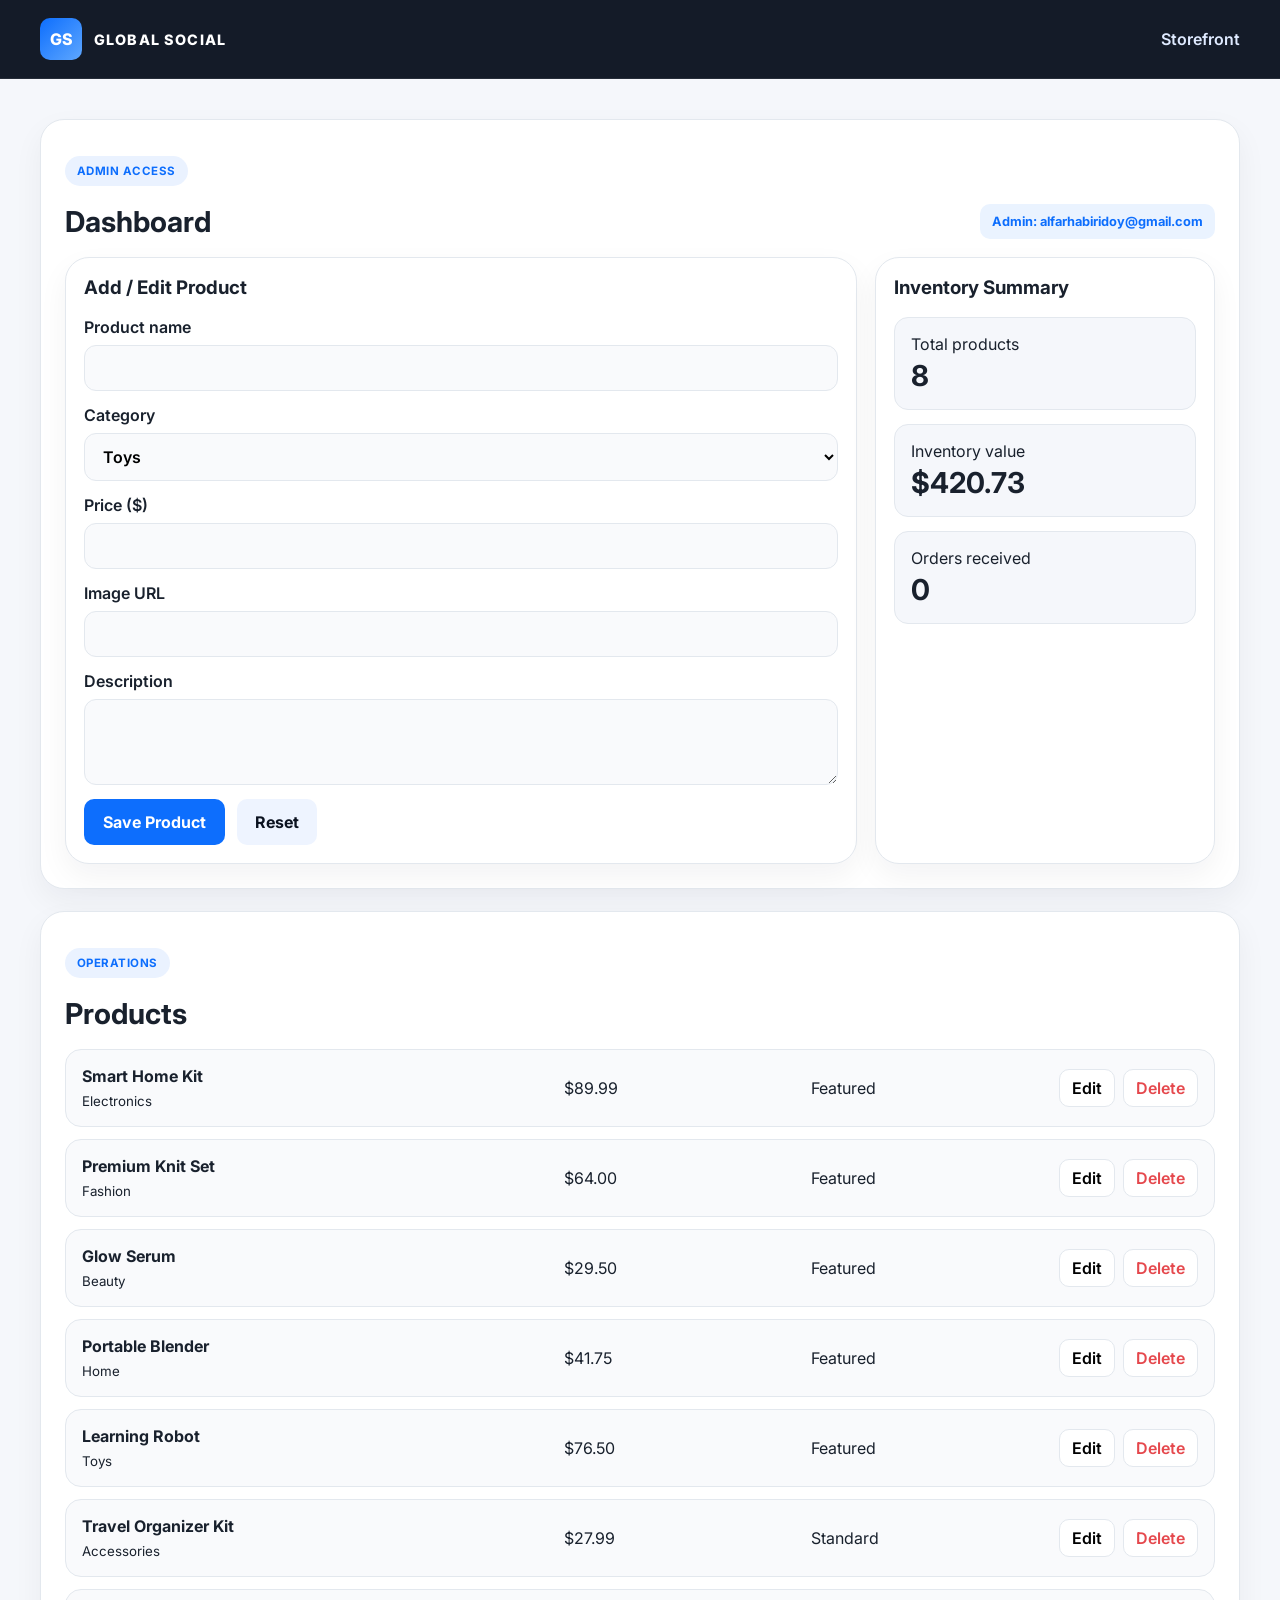
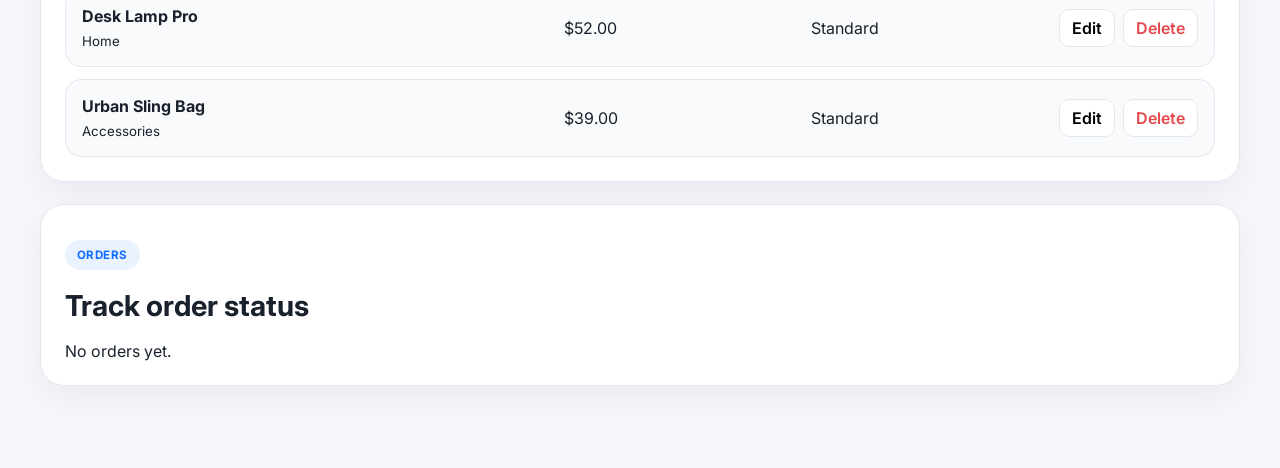
<file: admin.html>
<!DOCTYPE html>
<html lang="en">
  <head>
    <meta charset="UTF-8" />
    <meta name="viewport" content="width=device-width, initial-scale=1.0" />
    <title>GLOBAL SOCIAL | Admin Dashboard</title>
    <link rel="preconnect" href="https://fonts.googleapis.com" />
    <link rel="preconnect" href="https://fonts.gstatic.com" crossorigin />
    <link
      href="https://fonts.googleapis.com/css2?family=Inter:wght@400;500;600;700;800&display=swap"
      rel="stylesheet"
    />
    <link rel="stylesheet" href="styles.css" />
  </head>
  <body class="admin-page">
    <header class="topbar admin-topbar">
      <div class="container nav-wrap">
        <div class="brand-wrap">
          <div class="brand-mark">GS</div>
          <div>
            <p class="brand-name">GLOBAL SOCIAL</p>
          </div>
        </div>
        <div class="nav-actions">
          <a href="index.html" class="link-btn">Storefront</a>
        </div>
      </div>
    </header>

    <main class="admin-shell container">
      <section class="admin-card">
        <div class="section-heading compact">
          <div>
            <p class="section-tag">Admin Access</p>
            <h2>Dashboard</h2>
          </div>
          <div class="admin-badge">Admin: alfarhabiridoy@gmail.com</div>
        </div>

        <div class="admin-grid">
          <div class="panel">
            <h3>Add / Edit Product</h3>
            <form id="productForm" class="product-form">
              <input type="hidden" id="productId" />
              <label>
                Product name
                <input type="text" id="productName" required />
              </label>
              <label>
                Category
                <select id="productCategory" required>
                  <option value="Toys">Toys</option>
                  <option value="Electronics">Electronics</option>
                  <option value="Fashion">Fashion</option>
                  <option value="Home">Home</option>
                  <option value="Beauty">Beauty</option>
                  <option value="Accessories">Accessories</option>
                </select>
              </label>
              <label>
                Price ($)
                <input type="number" id="productPrice" min="1" step="0.01" required />
              </label>
              <label>
                Image URL
                <input type="url" id="productImage" required />
              </label>
              <label>
                Description
                <textarea id="productDescription" rows="3" required></textarea>
              </label>
              <div class="form-actions">
                <button type="submit" class="primary-btn">Save Product</button>
                <button type="button" id="resetProductForm" class="secondary-btn">Reset</button>
              </div>
            </form>
          </div>

          <div class="panel">
            <h3>Inventory Summary</h3>
            <div id="inventoryStats" class="stats-box"></div>
          </div>
        </div>
      </section>

      <section class="admin-card">
        <div class="section-heading compact">
          <div>
            <p class="section-tag">Operations</p>
            <h2>Products</h2>
          </div>
        </div>
        <div id="adminProductList" class="admin-product-list"></div>
      </section>

      <section class="admin-card">
        <div class="section-heading compact">
          <div>
            <p class="section-tag">Orders</p>
            <h2>Track order status</h2>
          </div>
        </div>
        <div id="adminOrders" class="admin-orders"></div>
      </section>
    </main>

    <script src="script.js"></script>
  </body>
</html>
</file>
<file: styles.css>
:root {
  --primary: #0d6efd;
  --primary-dark: #0a4db4;
  --secondary: #f4f7fb;
  --accent: #14b8a6;
  --dark: #0b1220;
  --text: #19212d;
  --muted: #667085;
  --line: #e3e8ee;
  --card: #ffffff;
  --success: #2bb673;
  --warning: #ff9f1c;
  --danger: #e5484d;
  --shadow: 0 14px 35px rgba(41, 55, 86, 0.12);
}

* {
  box-sizing: border-box;
}

html {
  scroll-behavior: smooth;
}

body {
  margin: 0;
  font-family: 'Inter', sans-serif;
  background: #f5f7fb;
  color: var(--text);
}

a {
  color: inherit;
  text-decoration: none;
}

button,
input,
select,
textarea {
  font: inherit;
}

img {
  max-width: 100%;
  display: block;
}

.container {
  width: min(1200px, calc(100% - 32px));
  margin: 0 auto;
}

.topbar {
  position: sticky;
  top: 0;
  z-index: 90;
  background: rgba(11, 18, 32, 0.96);
  backdrop-filter: blur(10px);
  border-bottom: 1px solid rgba(255, 255, 255, 0.08);
}

.nav-wrap {
  display: flex;
  align-items: center;
  justify-content: space-between;
  min-height: 78px;
  gap: 20px;
}

.brand-wrap {
  display: flex;
  align-items: center;
  gap: 12px;
}

.brand-mark {
  width: 42px;
  height: 42px;
  display: grid;
  place-items: center;
  border-radius: 10px;
  background: linear-gradient(135deg, var(--primary), #5ea7ff);
  color: #fff;
  font-weight: 800;
}

.brand-name {
  margin: 0;
  font-weight: 800;
  letter-spacing: 0.08em;
  color: #fff;
  font-size: 0.9rem;
}

.main-nav {
  display: flex;
  align-items: center;
  gap: 22px;
  color: rgba(255, 255, 255, 0.8);
  font-size: 0.95rem;
}

.main-nav a:hover,
.link-btn:hover {
  color: #fff;
}

.nav-actions {
  display: flex;
  align-items: center;
  gap: 12px;
}

.link-btn,
.cart-btn,
.primary-btn,
.secondary-btn,
.filter-btn,
.close-btn {
  border: none;
  border-radius: 10px;
  cursor: pointer;
  transition: 0.2s ease;
}

.link-btn {
  color: #dfeaff;
  font-weight: 600;
}

.cart-btn,
.primary-btn,
.filter-btn.active {
  background: var(--primary);
  color: #fff;
  padding: 12px 18px;
  font-weight: 700;
}

.cart-btn {
  display: inline-flex;
  align-items: center;
  gap: 10px;
}

.cart-btn span {
  display: inline-grid;
  place-items: center;
  min-width: 25px;
  height: 25px;
  background: rgba(255, 255, 255, 0.2);
  border-radius: 50%;
  font-size: 0.75rem;
}

.primary-btn {
  display: inline-flex;
  justify-content: center;
  align-items: center;
  border: 1px solid transparent;
}

.primary-btn:hover,
.cart-btn:hover {
  background: var(--primary-dark);
}

.secondary-btn {
  background: #eef4ff;
  color: var(--dark);
  padding: 12px 18px;
  font-weight: 700;
}

.secondary-btn:hover {
  background: #e1ebff;
}

.hero {
  padding: 70px 0 40px;
  background: radial-gradient(circle at top left, #eff5ff 0, #f5f7fb 30%, #eef3ff 100%);
}

.hero-content {
  display: grid;
  grid-template-columns: 1.1fr 0.9fr;
  gap: 48px;
  align-items: center;
}

.eyebrow,
.section-tag {
  display: inline-block;
  background: #eaf2ff;
  color: var(--primary);
  font-weight: 700;
  letter-spacing: 0.04em;
  text-transform: uppercase;
  font-size: 0.72rem;
  padding: 8px 12px;
  border-radius: 999px;
  margin-bottom: 18px;
}

.hero-copy h1 {
  margin: 0;
  font-size: clamp(2.2rem, 5vw, 4.1rem);
  line-height: 1.05;
  letter-spacing: -0.06em;
}

.hero-copy p {
  color: var(--muted);
  font-size: 1.04rem;
  line-height: 1.7;
  max-width: 620px;
  margin: 18px 0 26px;
}

.hero-actions {
  display: flex;
  align-items: center;
  gap: 14px;
  flex-wrap: wrap;
}

.trust-list {
  list-style: none;
  padding: 0;
  display: flex;
  gap: 28px;
  flex-wrap: wrap;
  margin: 26px 0 0;
  color: var(--dark);
}

.trust-list strong {
  color: var(--primary);
}

.hero-visual {
  position: relative;
  min-height: 420px;
  display: grid;
  place-items: center;
}

.feature-card {
  background: linear-gradient(145deg, #ffffff, #edf4ff);
  border-radius: 30px;
  padding: 28px;
  box-shadow: var(--shadow);
  border: 1px solid rgba(10, 77, 180, 0.06);
}

.feature-card-large {
  width: min(100%, 460px);
  min-height: 280px;
  display: flex;
  flex-direction: column;
  justify-content: center;
}

.feature-card span {
  color: var(--primary);
  font-weight: 700;
}

.feature-card h3 {
  margin: 10px 0 8px;
  font-size: clamp(1.6rem, 3vw, 2.5rem);
}

.feature-card p {
  margin: 0;
  color: var(--muted);
}

.mini-visual {
  display: flex;
  align-items: center;
  gap: 12px;
  margin-top: 28px;
}

.mini-box {
  width: 90px;
  height: 90px;
  border-radius: 20px;
}

.mini-box.blue {
  background: linear-gradient(135deg, #6ab5ff, #1f6fed);
}

.mini-box.orange {
  background: linear-gradient(135deg, #ffb266, #ff8f4b);
}

.mini-box.gold {
  background: linear-gradient(135deg, #f9e092, #f7ad2f);
}

.floating-badge {
  position: absolute;
  bottom: 20px;
  right: 28px;
  background: rgba(13, 110, 253, 0.96);
  color: #fff;
  font-weight: 700;
  padding: 12px 18px;
  border-radius: 999px;
  box-shadow: var(--shadow);
}

.section {
  padding: 42px 0 24px;
}

.section-heading {
  display: flex;
  justify-content: space-between;
  align-items: end;
  gap: 20px;
  margin-bottom: 24px;
}

.section-heading h2 {
  margin: 0;
  font-size: clamp(1.8rem, 2vw, 2.7rem);
}

.section-tag.light {
  background: rgba(255, 255, 255, 0.2);
  color: #fff;
}

.category-grid,
.product-grid {
  display: grid;
  grid-template-columns: repeat(auto-fit, minmax(220px, 1fr));
  gap: 20px;
}

.category-card {
  background: var(--card);
  border: 1px solid var(--line);
  border-radius: 22px;
  padding: 22px;
  box-shadow: 0 16px 32px rgba(39, 52, 73, 0.05);
}

.category-icon {
  width: 52px;
  height: 52px;
  border-radius: 14px;
  background: linear-gradient(135deg, #dfeeff, #cfe2ff);
  display: grid;
  place-items: center;
  font-size: 1.5rem;
}

.category-card h3 {
  margin: 18px 0 8px;
  font-size: 1.2rem;
}

.category-card p {
  margin: 0;
  color: var(--muted);
}

.promo-banner {
  display: flex;
  align-items: center;
  justify-content: space-between;
  gap: 18px;
  background: linear-gradient(135deg, #0b1220, #15356e);
  color: #fff;
  border-radius: 28px;
  padding: 26px 30px;
}

.promo-banner h3 {
  margin: 0;
  font-size: clamp(1.4rem, 2vw, 2.3rem);
}

.shop-header {
  display: flex;
  justify-content: space-between;
  align-items: center;
  gap: 18px;
  margin-bottom: 18px;
}

.filters {
  display: flex;
  flex-wrap: wrap;
  gap: 12px;
}

.filter-btn {
  background: #edf2f8;
  color: var(--text);
  padding: 10px 16px;
  font-weight: 700;
}

.filter-btn:hover {
  background: #e3ebf8;
}

.product-card {
  background: var(--card);
  border: 1px solid var(--line);
  border-radius: 22px;
  overflow: hidden;
  box-shadow: 0 16px 25px rgba(22, 29, 45, 0.05);
}

.product-card img {
  width: 100%;
  height: 210px;
  object-fit: cover;
}

.product-body {
  padding: 18px;
}

.product-meta,
.product-footer {
  display: flex;
  justify-content: space-between;
  align-items: center;
  gap: 12px;
}

.product-meta {
  margin-bottom: 12px;
}

.product-tag {
  background: #ebf8f3;
  color: var(--success);
  font-size: 0.72rem;
  padding: 6px 8px;
  border-radius: 999px;
  font-weight: 700;
}

.product-category {
  color: var(--muted);
  font-size: 0.82rem;
  text-transform: uppercase;
  letter-spacing: 0.06em;
}

.product-card h3 {
  margin: 0 0 10px;
  font-size: 1.2rem;
}

.product-card p {
  color: var(--muted);
  margin: 0 0 14px;
  line-height: 1.6;
  min-height: 48px;
}

.price {
  font-size: 1.5rem;
  font-weight: 800;
}

.product-footer {
  margin-top: 12px;
}

.add-to-cart {
  width: 100%;
  border: none;
  background: var(--dark);
  color: #fff;
  border-radius: 12px;
  padding: 12px 16px;
  font-weight: 700;
  cursor: pointer;
}

.add-to-cart:hover {
  background: #1d2b42;
}

.tracking-grid {
  display: grid;
  grid-template-columns: 1.2fr 0.8fr;
  gap: 22px;
}

.tracking-card,
.benefits-card,
.admin-card,
.panel {
  background: var(--card);
  border: 1px solid var(--line);
  border-radius: 24px;
  box-shadow: 0 12px 30px rgba(24, 28, 38, 0.05);
}

.tracking-card,
.benefits-card {
  padding: 28px;
}

.tracking-form {
  display: flex;
  gap: 12px;
  margin: 18px 0 18px;
}

.tracking-form input,
.product-form input,
.product-form select,
.product-form textarea {
  width: 100%;
  border: 1px solid var(--line);
  background: #f9fafc;
  border-radius: 12px;
  padding: 12px 14px;
  outline: none;
}

.tracking-form input {
  flex: 1;
}

.tracking-result {
  background: #f5f7fb;
  border-radius: 16px;
  padding: 18px;
  color: var(--text);
  border: 1px dashed var(--line);
  line-height: 1.7;
}

.tracking-result.empty {
  color: var(--muted);
}

.status-pill {
  display: inline-flex;
  align-items: center;
  gap: 8px;
  font-weight: 700;
  padding: 8px 12px;
  border-radius: 999px;
  background: #ebf7ee;
  color: var(--success);
}

.status-pending {
  background: #fff2df;
  color: var(--warning);
}

.status-ship {
  background: #eaf3ff;
  color: var(--primary);
}

.benefits-card ul {
  padding-left: 20px;
  line-height: 1.9;
  color: var(--muted);
  margin: 0;
}

.footer {
  padding: 32px 0 50px;
}

.footer-inner {
  display: flex;
  justify-content: space-between;
  align-items: center;
  gap: 18px;
  border-top: 1px solid var(--line);
  padding-top: 24px;
  color: var(--muted);
}

.cart-drawer {
  position: fixed;
  top: 0;
  right: 0;
  width: min(420px, 100%);
  height: 100vh;
  background: #fff;
  box-shadow: -25px 0 60px rgba(20, 30, 50, 0.2);
  transform: translateX(100%);
  transition: transform 0.25s ease;
  z-index: 120;
  display: flex;
  flex-direction: column;
}

.cart-drawer.open {
  transform: translateX(0);
}

.drawer-header,
.drawer-footer,
.modal-header {
  display: flex;
  justify-content: space-between;
  align-items: center;
  gap: 12px;
  padding: 22px 20px;
  border-bottom: 1px solid var(--line);
}

.drawer-footer {
  border-top: 1px solid var(--line);
  border-bottom: none;
  margin-top: auto;
  flex-direction: column;
  align-items: stretch;
}

.totals-row {
  display: flex;
  justify-content: space-between;
  align-items: center;
  margin-bottom: 12px;
}

.cart-items {
  padding: 18px 20px;
  overflow: auto;
  display: grid;
  gap: 14px;
}

.cart-item {
  display: grid;
  grid-template-columns: 68px 1fr auto;
  gap: 12px;
  align-items: center;
  background: #f9fafc;
  border: 1px solid var(--line);
  border-radius: 14px;
  padding: 10px;
}

.cart-item img {
  width: 68px;
  height: 68px;
  object-fit: cover;
  border-radius: 10px;
}

.cart-item h4 {
  margin: 0 0 4px;
  font-size: 0.98rem;
}

.qty-controls {
  display: inline-flex;
  align-items: center;
  border: 1px solid var(--line);
  border-radius: 10px;
  overflow: hidden;
  margin-top: 8px;
}

.qty-controls button {
  appearance: none;
  border: none;
  background: #fff;
  width: 28px;
  height: 28px;
  cursor: pointer;
  font-weight: 800;
}

.item-price {
  font-weight: 700;
}

.close-btn {
  width: 35px;
  height: 35px;
  border-radius: 50%;
  background: #f0f4f9;
  color: var(--dark);
  font-size: 1.3rem;
}

.full-width {
  width: 100%;
}

.modal {
  position: fixed;
  inset: 0;
  background: rgba(11, 18, 32, 0.6);
  display: grid;
  place-items: center;
  z-index: 140;
  padding: 20px;
}

.modal.hidden {
  display: none;
}

.modal-card {
  width: min(620px, 100%);
  background: #fff;
  border-radius: 24px;
  overflow: hidden;
  box-shadow: var(--shadow);
}

.checkout-form {
  padding: 22px 20px 20px;
}

.field-grid {
  display: grid;
  grid-template-columns: repeat(2, minmax(0, 1fr));
  gap: 16px;
}

.checkout-form label {
  display: block;
  font-weight: 600;
  color: var(--text);
}

.checkout-form input {
  margin-top: 8px;
}

.payment-box {
  margin: 18px 0;
  padding: 16px;
  border: 1px solid var(--line);
  border-radius: 16px;
  background: #f8fafc;
}

.payment-box p {
  margin: 0 0 12px;
  font-weight: 700;
}

.payment-options {
  display: flex;
  flex-wrap: wrap;
  gap: 14px;
  color: var(--muted);
}

.admin-page {
  background: #f5f7fb;
}

.admin-shell {
  padding: 40px 0 60px;
}

.admin-card {
  padding: 24px;
  margin-bottom: 22px;
}

.compact {
  margin-bottom: 18px;
}

.admin-badge {
  background: #eaf3ff;
  color: var(--primary);
  font-size: 0.8rem;
  font-weight: 700;
  padding: 10px 12px;
  border-radius: 10px;
}

.admin-grid {
  display: grid;
  grid-template-columns: 1.4fr 0.6fr;
  gap: 18px;
}

.panel {
  padding: 18px;
}

.panel h3 {
  margin-top: 0;
}

.product-form {
  display: grid;
  gap: 14px;
}

.product-form label {
  display: grid;
  gap: 8px;
  font-weight: 600;
}

.form-actions {
  display: flex;
  gap: 12px;
  flex-wrap: wrap;
}

.stats-box {
  display: grid;
  gap: 14px;
}

.stat-item {
  background: #f5f7fb;
  border: 1px solid var(--line);
  border-radius: 14px;
  padding: 16px;
}

.stat-item strong {
  display: block;
  font-size: 1.8rem;
  margin-top: 4px;
}

.admin-product-list,
.admin-orders {
  display: grid;
  gap: 12px;
}

.admin-product-row,
.order-row {
  display: grid;
  grid-template-columns: 1.6fr 0.8fr 0.8fr auto;
  gap: 14px;
  align-items: center;
  background: #f9fafc;
  border: 1px solid var(--line);
  border-radius: 16px;
  padding: 16px;
}

.order-row {
  grid-template-columns: 1fr 1fr 1.2fr 1.2fr;
}

.admin-product-row h4,
.order-row h4 {
  margin: 0 0 4px;
}

.product-actions,
.order-actions {
  display: flex;
  justify-content: flex-end;
  gap: 8px;
  flex-wrap: wrap;
}

.action-btn {
  padding: 8px 12px;
  border-radius: 10px;
  border: 1px solid var(--line);
  background: #fff;
  cursor: pointer;
  font-weight: 600;
}

.action-btn.delete {
  color: var(--danger);
}

@media (max-width: 900px) {
  .hero-content,
  .tracking-grid,
  .admin-grid {
    grid-template-columns: 1fr;
  }

  .shop-header,
  .section-heading,
  .promo-banner,
  .footer-inner {
    flex-direction: column;
    align-items: flex-start;
  }

  .main-nav {
    display: none;
  }
}

@media (max-width: 640px) {
  .nav-wrap {
    padding: 12px 0;
  }

  .field-grid,
  .order-row,
  .admin-product-row {
    grid-template-columns: 1fr;
  }

  .tracking-form {
    flex-direction: column;
  }
}
</file>
